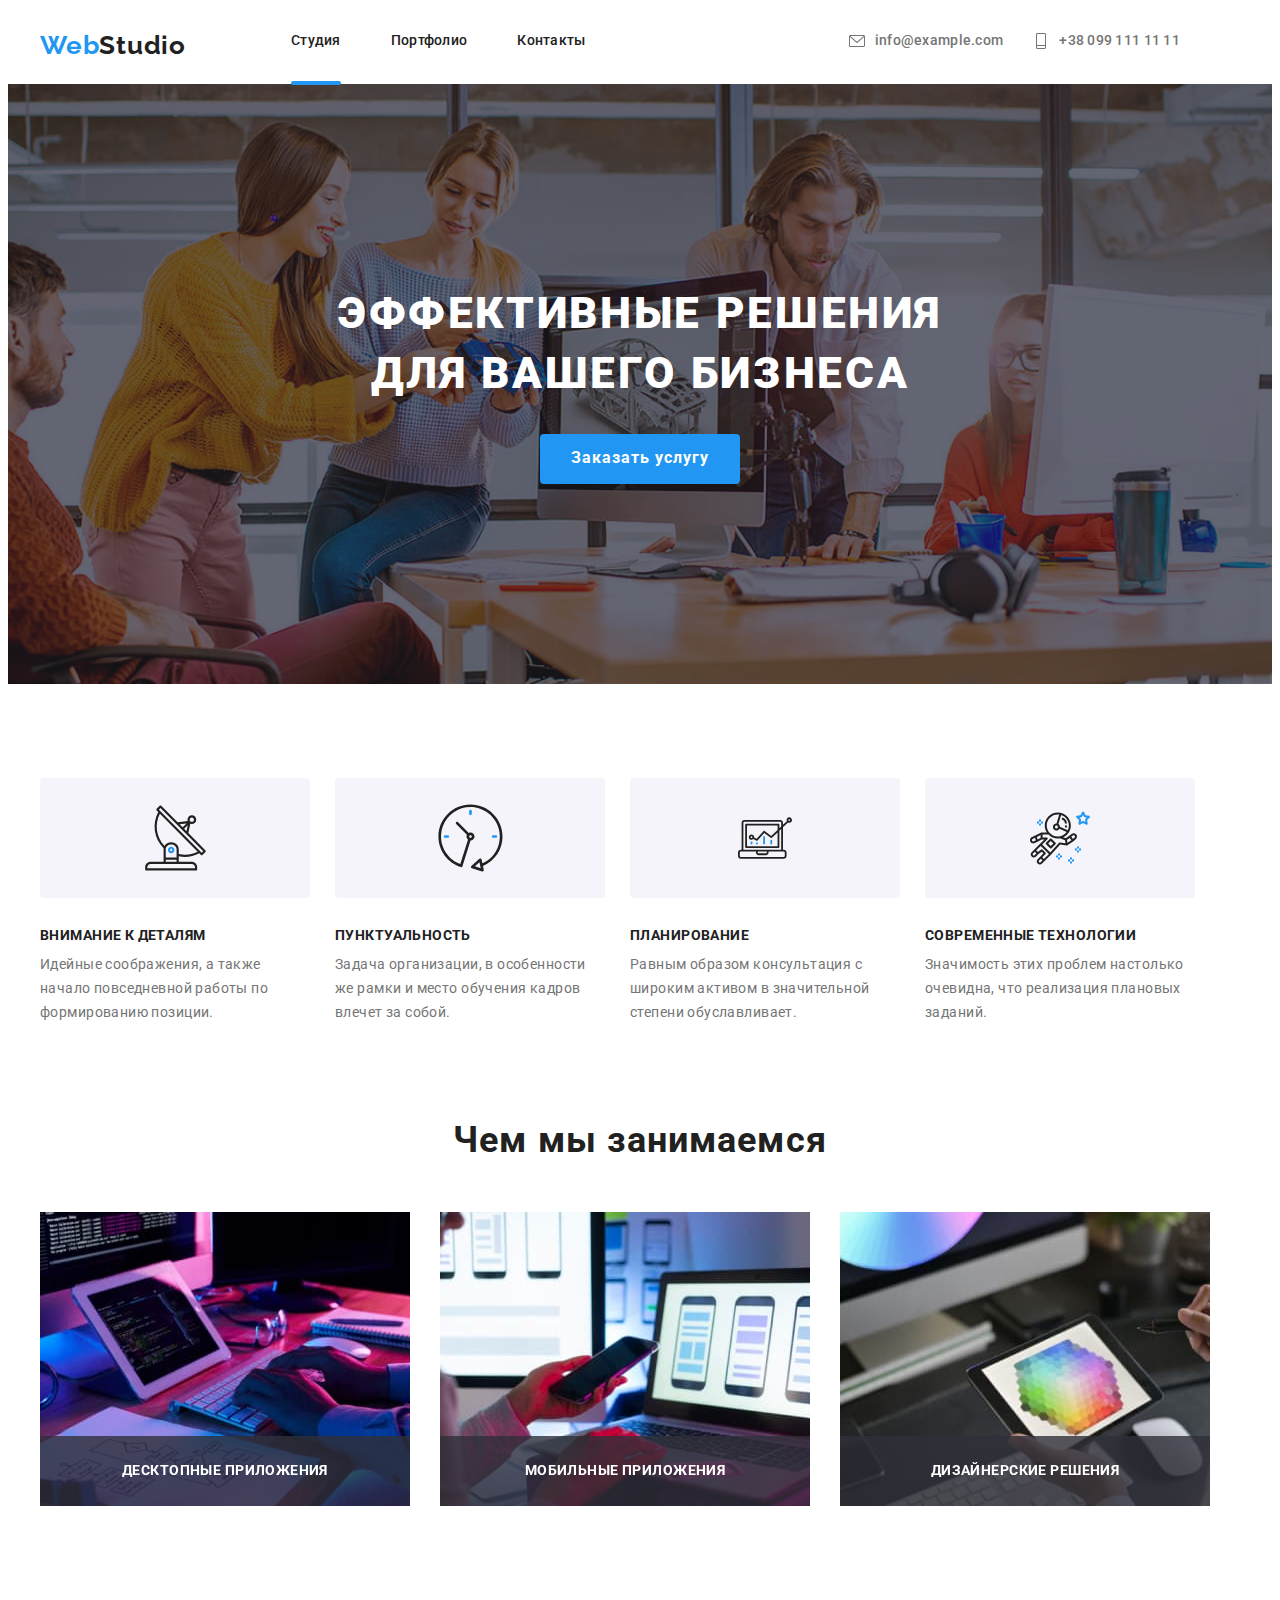
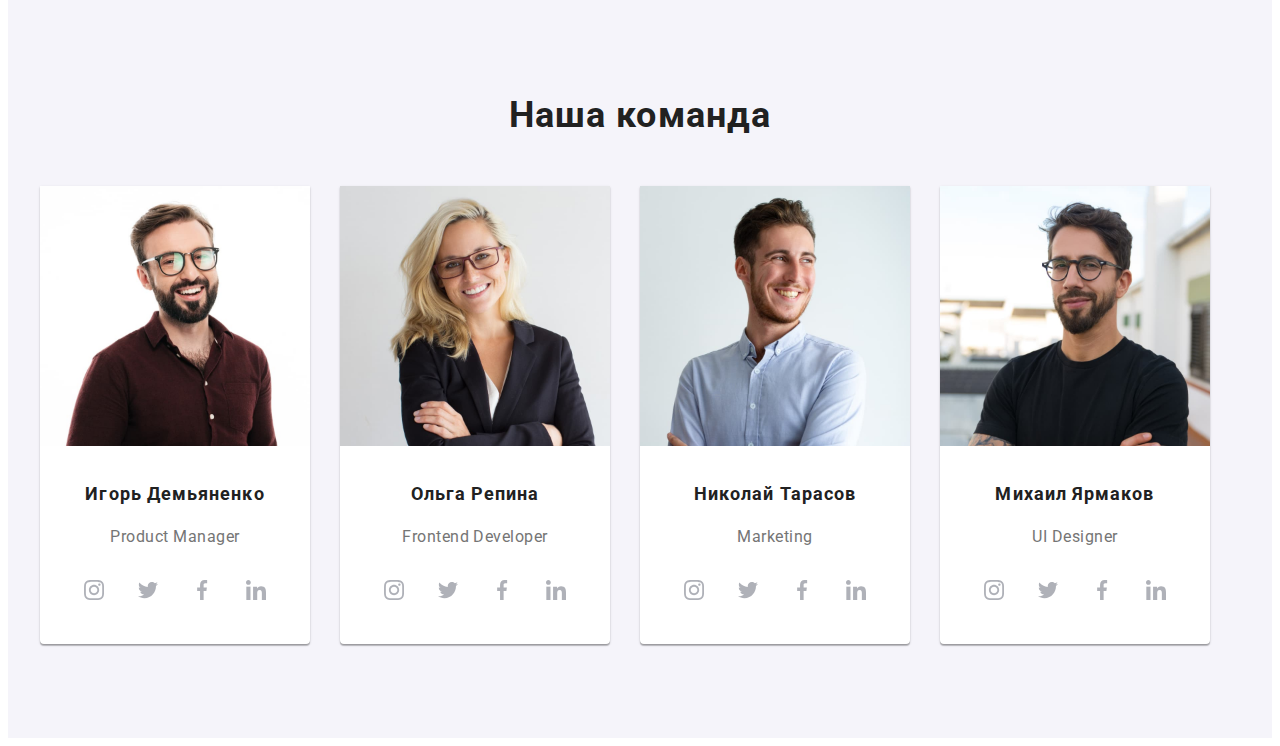
<file: index.html>
<!DOCTYPE html>
<html lang="ru">
<head>
   <meta charset="UTF-8">
   <meta name="viewport" content="width=device-width, initial-scale=1.0">
   <title>WebStudio</title>
   <link rel="preconnect" href="https://fonts.googleapis.com">
<link rel="preconnect" href="https://fonts.gstatic.com" crossorigin>
<link href="https://fonts.googleapis.com/css2?family=Raleway:wght@700&family=Roboto:wght@400;500;700;900&display=swap" rel="stylesheet">
<link rel="stylesheet" href="https://cdnjs.cloudflare.com/ajax/libs/modern-normalize/1.1.0/modern-normalize.min.css" integrity="sha512-wpPYUAdjBVSE4KJnH1VR1HeZfpl1ub8YT/NKx4PuQ5NmX2tKuGu6U/JRp5y+Y8XG2tV+wKQpNHVUX03MfMFn9Q==" crossorigin="anonymous" referrerpolicy="no-referrer" />   
<link rel="stylesheet" href="./css/main.min.css">
</head>

<body>
   
   <header class="header">
      <nav class="container main-nav">
            <a href="./index.html" class="logo">Web<span>Studio</span>
            </a>

            <button class="menu-button is-open" type="button"
             data-menu-button aria-controls="menu-container">
               <svg width="25px" height="25px"
               aria-label="Переключатель мобильного меню">
                  <use class="icon-menu" href="./images/icons.svg#icon-menu"></use>
                  <use class="icon-close" href="./images/icons.svg#icon-close"></use>
               </svg>
            </button>

            <div class="menu-container container" id="menu-container" data-menu>
               <ul class="site-nav list">
                  <li class="site-nav__item"><a class="link current" href="./index.html">Студия</a></li>
                   <li class="site-nav__item"><a class="link" href="./portfolio.html">Портфолио</a></li>
                   <li class="site-nav__item"><a class="link" href="">Контакты</a></li>
                </ul>
              
              <div class="contact">
               
               <a class="contact__link" href="mailto:info@example.com">
                  <svg class="contact__icon" width="16px" height="16px">
                  <use href="./images/icons.svg#icon-envelope">
                  </use>
               </svg>info@example.com</a>
         
               
         
               <a class="contact__link" href="tel:+380991111111">
                  <svg class="contact__icon" width="16px" height="16px">
                  <use href="./images/icons.svg#icon-vector"></use>
               </svg>
               +38 099 111 11 11
            </a>
               
              </div> 
            </div>

        
   </nav>
   </header>
   
   <main>
       <!-- Hero section-->

      <section class="hero section">
         <div class="hero__container">
         <h1 class="hero__title">Эффективные решения для вашего бизнеса</h1>
         <button type="button" data-modal-open class="hero__button">Заказать услугу</button>
         </div>
      </section>

      <!-- Modal -->

      <div class="backdrop is-hidden" data-modal>
         <div class="modal">
<button data-modal-close class="modal__close">
   <svg class="modal__svg" width="11px" height="11px">
      <use href="./images/icons.svg#icon-close"></use>
   </svg>
</button>
<p class="modal__title">Оставьте свои данные, мы вам перезвоним</p>

<form class="form-call">

   <div class="form-call__field">
   <label class="form-call__label" for="name">Имя</label>
   <input class="form-call__input" type="text" name="name" id="name">
   <svg class="form-call__svg" width="16px" height="16px">
      <use href="./images/icons.svg#icon-person"></use>
   </svg>
</div>

   <div class="form-call__field">
   <label class="form-call__label" for="tel">Телефон</label>
   <input class="form-call__input" type="text" name="name" id="tel">
   <svg class="form-call__svg" width="16px" height="16px">
      <use href="./images/icons.svg#icon-phone"></use>
   </svg>
</div>

   <div class="form-call__field">
   <label class="form-call__label" for="email">Почта</label>
   <input class="form-call__input" type="text" name="name" id="email">
   <svg class="form-call__svg" width="16px" height="16px">
      <use href="./images/icons.svg#icon-email"></use>
   </svg>
</div>

   <label class="form-call__label" for="comment">Комментарий</label>
   <textarea rows="8" class="form-call__input comment" name="comment" id="comment" placeholder="Введите текст">

   </textarea>

  
   <label class="subcribe-label">
      <input class="subcribe-label__checkbox" type="checkbox" name="topic">
      <span class="subcribe-label__icon"></span>
      Соглашаюсь с рассылкой и принимаю Условия договора
   </label>


   <button type="submit" class="subcribe-label__button">Отправить</button>
</form>


         </div>
      </div>


       <!-- Work section-->
   <section class="section-work section">
      <div class="container">

      <ul class="list-work list">
         <li>
            <div class="list-work__icon">
            <svg width="65" height="70">
               <use href="./images/icons.svg#icon-antenna"></use>
            </svg>
            </div>
            <h3 class="list-work__title">Внимание к деталям</h3>
         <p class="list-work__description">Идейные соображения, а также начало повседневной работы по формированию позиции.</p>
      </li>
      <li>
         <div class="list-work__icon">
         <svg width="67" height="70">
            <use href="./images/icons.svg#icon-clock"></use>
         </svg>
      </div>
         <h3 class="list-work__title">Пунктуальность</h3>
        <p class="list-work__description">Задача организации, в особенности же рамки и место обучения кадров влечет за собой.</p>
   </li>
   <li>
      <div class="list-work__icon">
      <svg width="70" height="54">
         <use href="./images/icons.svg#icon-diagram"></use>
      </svg>
   </div>
        <h3 class="list-work__title">Планирование</h3>
       <p class="list-work__description">Равным образом консультация с широким активом в значительной степени обуславливает.</p>
  </li>
  <li>
   <div class="list-work__icon">
   <svg width="70" height="60">
      <use href="./images/icons.svg#icon-astronaut"></use>
   </svg>
</div>
       <h3 class="list-work__title">Современные технологии</h3>
      <p class="list-work__description">Значимость этих проблем настолько очевидна, что реализация плановых заданий.</p>
  </li>
      </ul>
      
      </div>
   </section>

    <!-- Examples work section-->

   <section class="section-do">
      <div class="container">
      <h2 class="section-do__title title">Чем мы занимаемся</h2>
<ul class="section-do__list list">
   <li class="section-do__item">
      <div class="section-do__thumb">     
          <img src="./images/img1.jpg" alt="Компьютер" width="370">
          <p class="section-do__text">Десктопные приложения</p>
      </div>
      
   </li>
   <li class="section-do__item">
      <div class="section-do__thumb">     
         <img src="./images/img2.jpg" alt="Компьютер" width="370">
         <p class="section-do__text">Мобильные приложения</p>
     </div>
   </li>
   <li class="section-do__item">
      <div class="section-do__thumb">     
         <img src="./images/img3.jpg" alt="Компьютер" width="370">
         <p class="section-do__text">Дизайнерские решения</p>
     </div>
   </li>
</ul>
</div>
   </section>

    <!-- Team section-->

   <section class="section-team section">
      <div class="container">
      <h2 class="section-team__title title">Наша команда</h2>

      <ul class="section-team__list list">

          <!-- First card -->

          <li class="section-team__item">
            <img src="./images/team1.jpg" alt="Дизайнер" width="270">
            <div class="section-team__wrap">
            <h3 class="section-team__name">Игорь Демьяненко</h3>
            <p class="section-team__description">Product Manager</p>
            </div>

            <ul class="social-team">
               <li class="social-team__item">
                  <a class="social-team__link" href="#">
                  <svg class="social-team__icon">
                     <use href="./images/icons.svg#icon-instagram"></use>
                  </svg>
               </a>
               </li>
               <li class="social-team__item">
                  <a class="social-team__link" href="#">
                  <svg class="social-team__icon">
                     <use href="./images/icons.svg#icon-twitter-1"></use>
                  </svg>
                  </a>
               </li>
               <li class="social-team__item">
                  <a class="social-team__link" href="#">
                  <svg class="social-team__icon">
                     <use href="./images/icons.svg#icon-facebook"></use>
                  </svg>
                  </a>
               </li>
               <li class="social-team__item">
                  <a class="social-team__link" href="#">
                  <svg class="social-team__icon">
                     <use href="./images/icons.svg#icon-linkedin"></use>
                  </svg>
                  </a>
               </li>
            </ul>

         </li>
         <li class="section-team__item">
            <img src="./images/team2.jpg" alt="Разработчик" width="270">
            <div class="section-team__wrap">
            <h3 class="section-team__name">Ольга Репина</h3>
            <p class="section-team__description">Frontend Developer</p>
         </div>

         <ul class="social-team">
            <li class="social-team__item">
               <a class="social-team__link" href="#">
               <svg class="social-team__icon">
                  <use href="./images/icons.svg#icon-instagram"></use>
               </svg>
            </a>
            </li>
            <li class="social-team__item">
               <a class="social-team__link" href="#">
               <svg class="social-team__icon">
                  <use href="./images/icons.svg#icon-twitter-1"></use>
               </svg>
               </a>
            </li>
            <li class="social-team__item">
               <a class="social-team__link" href="#">
               <svg class="social-team__icon">
                  <use href="./images/icons.svg#icon-facebook"></use>
               </svg>
               </a>
            </li>
            <li class="social-team__item">
               <a class="social-team__link" href="#">
               <svg class="social-team__icon">
                  <use href="./images/icons.svg#icon-linkedin"></use>
               </svg>
               </a>
            </li>
         </ul>

         </li>
         <li class="section-team__item">
            <img src="./images/team3.jpg" alt="Маркетолог" width="270">
            <div class="section-team__wrap">
            <h3 class="section-team__name">Николай Тарасов</h3>
            <p class="section-team__description">Marketing</p>
         </div>

         <ul class="social-team">
            <li class="social-team__item">
               <a class="social-team__link" href="#">
               <svg class="social-team__icon">
                  <use href="./images/icons.svg#icon-instagram"></use>
               </svg>
            </a>
            </li>
            <li class="social-team__item">
               <a class="social-team__link" href="#">
               <svg class="social-team__icon">
                  <use href="./images/icons.svg#icon-twitter-1"></use>
               </svg>
               </a>
            </li>
            <li class="social-team__item">
               <a class="social-team__link" href="#">
               <svg class="social-team__icon">
                  <use href="./images/icons.svg#icon-facebook"></use>
               </svg>
               </a>
            </li>
            <li class="social-team__item">
               <a class="social-team__link" href="#">
               <svg class="social-team__icon">
                  <use href="./images/icons.svg#icon-linkedin"></use>
               </svg>
               </a>
            </li>
         </ul>

         </li>
         <li class="section-team__item">
            <img src="./images/team4.jpg" alt="Дизайнер интерфейсов" width="270">
            <div class="section-team__wrap">
            <h3 class="section-team__name">Михаил Ярмаков</h3>
            <p class="section-team__description">UI Designer</p>
         </div>

         <ul class="social-team">
            <li class="social-team__item">
               <a class="social-team__link" href="#">
               <svg class="social-team__icon">
                  <use href="./images/icons.svg#icon-instagram"></use>
               </svg>
            </a>
            </li>
            <li class="social-team__item">
               <a class="social-team__link" href="#">
               <svg class="social-team__icon">
                  <use href="./images/icons.svg#icon-twitter-1"></use>
               </svg>
               </a>
            </li>
            <li class="social-team__item">
               <a class="social-team__link" href="#">
               <svg class="social-team__icon">
                  <use href="./images/icons.svg#icon-facebook"></use>
               </svg>
               </a>
            </li>
            <li class="social-team__item">
               <a class="social-team__link" href="#">
               <svg class="social-team__icon">
                  <use href="./images/icons.svg#icon-linkedin"></use>
               </svg>
               </a>
            </li>
         </ul>

         </li>
      </ul>
      </div>
   </section>

   <!-- Clients -->

   <!-- <section class="clients">
      <div class="container">

         <h2 class="clients__title title">Постоянные клиенты</h2>

         <ul class="clients__list">
            <li class="clients__item">
               <a href="#" class="clients__link">
                  <svg class="clients__icon" >
                  <use href="./images/icons.svg#icon-logo">
                  </use>
               </svg>
            </a>
            </li>
            <li class="clients__item">
               <a href="#" class="clients__link">
                  <svg class="clients__icon">
                  <use href="./images/icons.svg#icon-logo-1">
                  </use>
               </svg>
            </a>
            </li>
            <li class="clients__item">
               <a href="#" class="clients__link">
                  <svg class="clients__icon">
                  <use href="./images/icons.svg#icon-logo-2">
                  </use>
               </svg>
            </a>
            </li>
            <li class="clients__item">
               <a href="#" class="clients__link">
                  <svg class="clients__icon">
                  <use href="./images/icons.svg#icon-logo-3">
                  </use>
               </svg>
            </a>
            </li>
            <li class="clients__item">
               <a href="#" class="clients__link">
                  <svg class="clients__icon">
                  <use href="./images/icons.svg#icon-logo-4">
                  </use>
               </svg>
            </a>
            </li>
            <li class="clients__item">
               <a href="#" class="clients__link">
                  <svg class="clients__icon">
                  <use href="./images/icons.svg#icon-logo-5">
                  </use>
               </svg>
            </a>
            </li>
         </ul>
      </div>
   </section>
   </main> -->

    <!-- Footer Ooo-->

   <!-- <footer class="footer">

      <div class="container">
      <div class="footer__wrap">
      <a href="" class="footer__logo logo">Web<span>Studio</span></a>
      <div>
         <p class="footer__adress">г. Киев, пр-т Леси Украинки, 26</p>
         <a class="footer__link" href="mailto:info@example.com">info@example.com</a><br />
         <a class="footer__link" href="tel:+380991111111">+38 099 111 11 11</a>
      </div>
      </div> -->

      <!-- Socials -->

<!-- <div class="footer-socials">
   <p class="footer-socials__title">Присоединяйтесь</p>

   <ul class="footer-socials__list">

      <li class="social-footer__item">
         <a class="social-footer__link" href="#">
         <svg class="social-footer__icon" width="20" height="20">
            <use href="./images/icons.svg#icon-instagram"></use>
         </svg>
      </a>

      </li>
      <li class="social-footer__item">
         <a class="social-footer__link" href="#">
         <svg class="social-footer__icon" width="20" height="20">
            <use href="./images/icons.svg#icon-twitter-1"></use>
         </svg>
         </a>
      </li>

      <li class="social-footer__item">
         <a class="social-footer__link" href="#">
         <svg class="social-footer__icon" width="20" height="20">
            <use href="./images/icons.svg#icon-facebook"></use>
         </svg>
         </a>
      </li>

      <li class="social-footer__item">
         <a class="social-footer__link" href="#">
         <svg class="social-footer__icon" width="20" height="20">
            <use href="./images/icons.svg#icon-linkedin"></use>
         </svg>
         </a>
      </li>

   </ul>

</div>

<div class="footer-subscribe">

<p class="footer-socials__title">Подпишитесь на рассылку</p>

<div class="footer-subscribe__wrap">
   <form>
      <input type="email" class="email" name="email" placeholder="E-mail">
      <label id="email"></label>
   <button type="submit" class="footer-subscribe__btn">Подписаться
      <svg class="footer-subscribe__icon" width="24" height="24">
         <use href="./images/icons.svg#icon-send"></use>
      </svg>
   </button>
</form>
</div>
</div>

      </div>
   </footer> -->

  
    <script src="js/mobile-menu.js"></script>
    <script src="./js/modal.js"></script>
</body>
</html>
</file>
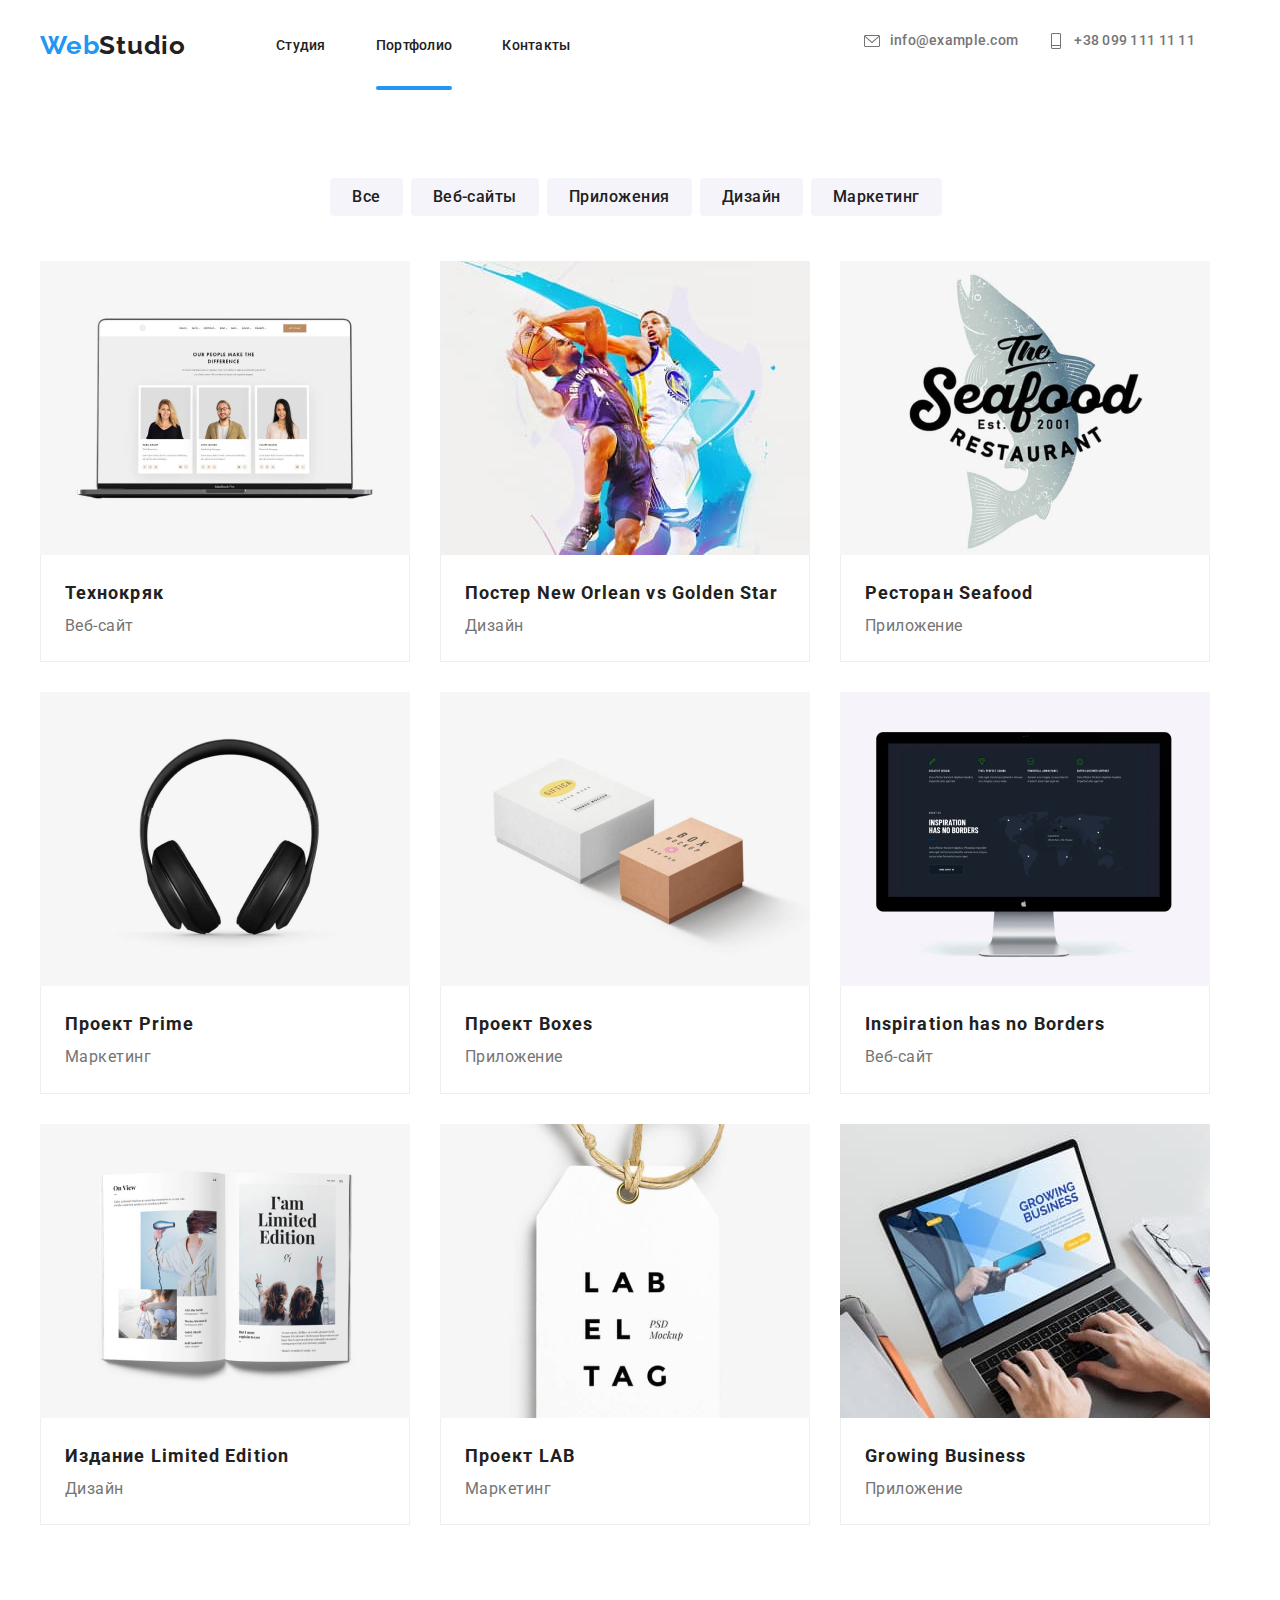
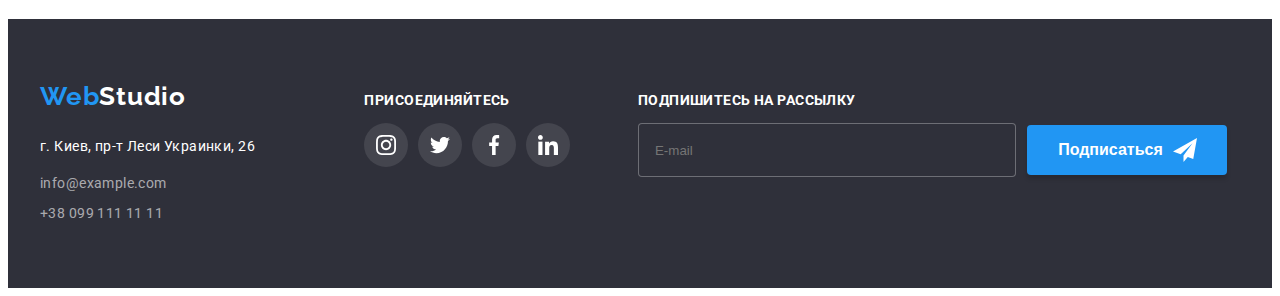
<file: portfolio.html>
<!DOCTYPE html>
<html lang="ru">
<head>
   <meta charset="UTF-8">
   <meta name="viewport" content="width=device-width, initial-scale=1.0">
   <title>Document</title>
   <link rel="preconnect" href="https://fonts.googleapis.com">
   <link rel="preconnect" href="https://fonts.gstatic.com" crossorigin>
   <link href="https://fonts.googleapis.com/css2?family=Raleway:wght@700&family=Roboto:wght@400;500;700;900&display=swap" rel="stylesheet">
   <link rel="stylesheet" href="https://cdnjs.cloudflare.com/ajax/libs/modern-normalize/1.1.0/modern-normalize.min.css" integrity="sha512-wpPYUAdjBVSE4KJnH1VR1HeZfpl1ub8YT/NKx4PuQ5NmX2tKuGu6U/JRp5y+Y8XG2tV+wKQpNHVUX03MfMFn9Q==" crossorigin="anonymous" referrerpolicy="no-referrer" />
   <link rel="stylesheet" href="./css/portfolio.min.css">
   <link rel="stylesheet" href="./css/main.min.css">
</head>
<body>

    <header class="header">
        <nav class="container main-nav">
              <a href="./index.html" class="logo">Web<span>Studio</span>
              </a>
          <ul class="site-nav list">
            <li class="site-nav__item"><a class="link" href="./index.html">Студия</a></li>
            <li class="site-nav__item"><a class="link current" href="./portfolio.html">Портфолио</a></li>
            <li class="site-nav__item"><a class="link" href="">Контакты</a></li>
         </ul>
       
       <div class="contact">
        
        <a class="contact__link" href="mailto:info@example.com">
           <svg class="contact__icon" width="16px" height="16px">
           <use href="./images/icons.svg#icon-envelope">
           </use>
        </svg>info@example.com</a>
  
        
  
        <a class="contact__link" href="tel:+380991111111">
           <svg class="contact__icon" width="16px" height="16px">
           <use href="./images/icons.svg#icon-vector"></use>
        </svg>
        +38 099 111 11 11
     </a>
        
       </div> 
     </nav>
     </header>
   
<main>
    <section class="section">
        <div class="container">

        <h1 class="section examples-title">Примеры работ</h1>

        <ul class="button-list list">
            <li><button class="button-bt" type="button">Все</button></li>
            <li><button class="button-bt" type="button">Веб-сайты</button></li>
            <li><button class="button-bt" type="button">Приложения</button></li>
            <li><button class="button-bt" type="button">Дизайн</button></li>
            <li><button class="button-bt" type="button">Маркетинг</button></li>
        </ul>


        <ul class="main-list list">
            <li class="main-item">
                <div class="main-thumb">
                <img src="./images/port1.jpg" alt="Веб-сайт" width="370">
                <p class="main-descr">Технокряк это современная площадка распространения коронавируса. Компании используют эту платформу для цифрового шпионажа и атак на защищённые сервера конкурентов.</p>
            </div>
                <div class="main-wrap">
                <h2>Технокряк</h2>
                <p class="list-description">Веб-сайт</p>
            </div>
            </li>
            <li class="main-item">
                   <div class="main-thumb">
                <img src="./images/port2.jpg" alt="Дизайн" width="370">
                <p class="main-descr">Технокряк это современная площадка распространения коронавируса. Компании используют эту платформу для цифрового шпионажа и атак на защищённые сервера конкурентов.</p>
            </div>
                <div class="main-wrap">
                <h2>Постер New Orlean vs Golden Star</h2>
                <p class="list-description">Дизайн</p>
            </div>
            </li>
            <li class="main-item">
                   <div class="main-thumb">
                <img src="./images/port3.jpg" alt="Приложение" width="370">
                <p class="main-descr">Технокряк это современная площадка распространения коронавируса. Компании используют эту платформу для цифрового шпионажа и атак на защищённые сервера конкурентов.</p>
            </div>
                <div class="main-wrap">
                <h2>Ресторан Seafood</h2>
                <p class="list-description">Приложение</p>
            </div>
            </li>
            <li class="main-item">
                   <div class="main-thumb">
                <img src="./images/port4.jpg" alt="Маркетинг" width="370">
                <p class="main-descr">Технокряк это современная площадка распространения коронавируса. Компании используют эту платформу для цифрового шпионажа и атак на защищённые сервера конкурентов.</p>
            </div>
                <div class="main-wrap">
                <h2>Проект Prime</h2>
                <p class="list-description">Маркетинг</p>
            </div>
            </li>
            <li class="main-item">
                   <div class="main-thumb">
                <img src="./images/port5.jpg" alt="Приложение" width="370">
                <p class="main-descr">Технокряк это современная площадка распространения коронавируса. Компании используют эту платформу для цифрового шпионажа и атак на защищённые сервера конкурентов.</p>
            </div>
                <div class="main-wrap">
                <h2>Проект Boxes</h2>
                <p class="list-description">Приложение</p>
            </div>
            </li>
            <li class="main-item">
                   <div class="main-thumb">
                <img src="./images/port6.jpg" alt="Веб-сайт" width="370">
                <p class="main-descr">Технокряк это современная площадка распространения коронавируса. Компании используют эту платформу для цифрового шпионажа и атак на защищённые сервера конкурентов.</p>
            </div>
                <div class="main-wrap">
                <h2>Inspiration has no Borders</h2>
                <p class="list-description">Веб-сайт</p>
            </div>
            </li>
            <li class="main-item">
                   <div class="main-thumb">
                <img src="./images/port7.jpg" alt="Дизайн" width="370">
                <p class="main-descr">Технокряк это современная площадка распространения коронавируса. Компании используют эту платформу для цифрового шпионажа и атак на защищённые сервера конкурентов.</p>
            </div>
                <div class="main-wrap">
                <h2>Издание Limited Edition</h2>
                <p class="list-description">Дизайн</p>
            </div>
            </li>
            <li class="main-item">
                   <div class="main-thumb">
                <img src="./images/port8.jpg" alt="Маркетинг" width="370">
                <p class="main-descr">Технокряк это современная площадка распространения коронавируса. Компании используют эту платформу для цифрового шпионажа и атак на защищённые сервера конкурентов.</p>
            </div>
                <div class="main-wrap">
                <h2>Проект LAB</h2>
                <p class="list-description">Маркетинг</p>
            </div>
            </li>
            <li class="main-item">
                   <div class="main-thumb">
                <img src="./images/port9.jpg" alt="Приложение" width="370">
                <p class="main-descr">Технокряк это современная площадка распространения коронавируса. Компании используют эту платформу для цифрового шпионажа и атак на защищённые сервера конкурентов.</p>
            </div>
                <div class="main-wrap">
                <h2>Growing Business</h2>
                <p class="list-description">Приложение</p>
            </div>
            </li>
        </ul>
        </div>
    </section>
</main>

  
    <!-- Footer Ooo-->

    <footer class="footer">

        <div class="container">
        <div class="footer__wrap">
        <a href="" class="footer__logo logo">Web<span>Studio</span></a>
        <div>
           <p class="footer__adress">г. Киев, пр-т Леси Украинки, 26</p>
           <a class="footer__link" href="mailto:info@example.com">info@example.com</a><br />
           <a class="footer__link" href="tel:+380991111111">+38 099 111 11 11</a>
        </div>
        </div>
  
        <!-- Socials -->
  
  <div class="footer-socials">
     <p class="footer-socials__title">Присоединяйтесь</p>
  
     <ul class="footer-socials__list">
  
        <li class="social-footer__item">
           <a class="social-footer__link" href="#">
           <svg class="social-footer__icon" width="20" height="20">
              <use href="./images/icons.svg#icon-instagram"></use>
           </svg>
        </a>
  
        </li>
        <li class="social-footer__item">
           <a class="social-footer__link" href="#">
           <svg class="social-footer__icon" width="20" height="20">
              <use href="./images/icons.svg#icon-twitter-1"></use>
           </svg>
           </a>
        </li>
  
        <li class="social-footer__item">
           <a class="social-footer__link" href="#">
           <svg class="social-footer__icon" width="20" height="20">
              <use href="./images/icons.svg#icon-facebook"></use>
           </svg>
           </a>
        </li>
  
        <li class="social-footer__item">
           <a class="social-footer__link" href="#">
           <svg class="social-footer__icon" width="20" height="20">
              <use href="./images/icons.svg#icon-linkedin"></use>
           </svg>
           </a>
        </li>
  
     </ul>
  
  </div>
  
  <div class="footer-subscribe">
  
  <p class="footer-socials__title">Подпишитесь на рассылку</p>
  
  <div class="footer-subscribe__wrap">
     <form>
        <input type="email" class="email" name="email" placeholder="E-mail">
        <label id="email"></label>
     <button type="submit" class="footer-subscribe__btn">Подписаться
        <svg class="footer-subscribe__icon" width="24" height="24">
           <use href="./images/icons.svg#icon-send"></use>
        </svg>
     </button>
  </form>
  </div>
  </div>
  
        </div>
     </footer>
     <script src="./js/mobile-menu.js"></script>
     <script src="./js/modal.js"></script>
  </body>
  </html>
</file>
<file: css/main.min.css>
body{color:#757575;font-family:'Roboto', sans-serif;font-size:16px;line-height:1.87;letter-spacing:0.03em;text-align:left}.section{padding-top:60px;padding-bottom:60px}@media screen and (min-width: 1200px){.section{padding-top:94px;padding-bottom:94px}}ul{margin:0;padding:0;list-style:none}img{display:block}h1,h2,h3,h4,h5,h6{color:#212121;margin:0;font-size:18px;font-weight:700;line-height:2;letter-spacing:0.06em}.list{list-style:none}.title{font-size:28px;font-weight:700;line-height:1.18;letter-spacing:0.03em;text-align:center}@media screen and (min-width: 1200px){.title{font-size:36px}}.header{position:relative;border-bottom:1px solid #ECECEC;padding-top:20px;padding-bottom:20px;border:0}.container{padding-left:15px;padding-right:15px;margin-left:auto;margin-right:auto}@media screen and (min-width: 480px){.container{width:480px}}@media screen and (min-width: 768px){.container{width:768px}}@media screen and (min-width: 1200px){.container{width:1200px;margin-left:auto;margin-right:auto}}.main-nav{align-items:center}@media screen and (min-width: 768px){.main-nav{display:flex}}.menu-button{display:inline-flex;position:absolute;top:22px;right:28px;padding:0;margin:0;border:none;background-color:transparent}@media screen and (min-width: 768px){.menu-button{display:none}}.menu-button .icon-menu{display:none}.menu-button.is-open .icon-menu{display:block}.menu-button.is-open .icon-close{display:none}.menu-container{left:0;top:100%;background-color:#fff;font-size:20px}.menu-container.is-open{display:block}@media screen and (max-width: 767px){.menu-container{position:absolute;display:none;width:100vw;height:100vh}}@media screen and (min-width: 768px){.menu-container{display:flex;justify-content:space-between}}@media screen and (min-width: 768px){.site-nav{display:flex}}.site-nav .link:hover,.site-nav .link:focus{color:#2196F3;transition:color 250ms cubic-bezier(0.4, 0, 0.2, 1)}.site-nav .link{display:block;font-weight:500;font-size:14px;line-height:1.14;letter-spacing:0.02em;color:#212121;text-decoration:none}@media screen and (max-width: 767px){.site-nav .link{margin-top:35px}}.site-nav__item{margin-right:50px}.site-nav__item:last-child{margin-right:0}.current{position:relative}.current::after{display:inline-block;position:absolute;content:"";width:100%;height:4px;background-color:#2196F3;bottom:-36px;left:0;border-radius:2px}@media screen and (max-width: 767px){.current::after{display:none}}.logo{font-family:'Raleway', sans-serif;color:#2196F3;font-size:26px;font-weight:700;line-height:1.19;letter-spacing:0.03em;text-align:left;text-decoration:none}.logo>span{color:#212121;font-size:26px;line-height:1.38;letter-spacing:0.03em;margin-right:90px}.logo{font-family:'Raleway', sans-serif;color:#2196F3;font-size:26px;font-weight:700;line-height:1.19;letter-spacing:0.03em;text-align:left;text-decoration:none}.logo>span{color:#212121;font-size:26px;line-height:1.38;letter-spacing:0.03em;margin-right:90px}.contact__link{margin-right:30px}.contact{margin-left:auto}@media screen and (min-width: 1200px){.contact{display:flex;margin-right:15px}}@media screen and (max-width: 767px){.contact{margin-bottom:64px;margin-right:15px}}.contact__link{display:flex;color:#757575;font-weight:500;font-size:14px;line-height:1.14;letter-spacing:0.02em;text-decoration:none;align-items:center}@media screen and (min-width: 768px){.contact__link{margin-bottom:10px}}.contact__link:hover,.contact__link:focus{color:#2196F3;transition:color 250ms cubic-bezier(0.4, 0, 0.2, 1)}.contact__link:first-child{margin-right:30px}.contact__link:hover .contact__icon,.contact__link:focus .contact__icon{fill:#2196F3;transition:fill 250ms cubic-bezier(0.4, 0, 0.2, 1)}.contact__icon{fill:#757575;margin-right:10px}.hero{background-image:linear-gradient(to right, rgba(47,48,58,0.4), rgba(47,48,58,0.4)),url(../images/hero-mobile.jpg);background-repeat:no-repeat;background-position:center;background-size:cover;padding-top:118px;padding-bottom:118px;margin-left:auto;margin-right:auto}@media screen and (min-width: 1200px){.hero{padding-top:200px;padding-bottom:200px;max-width:1600px}}@media (min-device-pixel-ratio: 2), (min-resolution: 192dpi), (min-resolution: 2dppx){.hero{background-image:linear-gradient(rgba(47,48,58,0.4), rgba(47,48,58,0.4)),url("../images/hero-mobile@2x.jpg")}}@media screen and (min-width: 481px){.hero{background-image:linear-gradient(rgba(47,48,58,0.4), rgba(47,48,58,0.4)),url("../images/hero-tablet.jpg")}}@media screen and (min-width: 481px) and (min-device-pixel-ratio: 2), screen and (min-width: 481px) and (min-resolution: 192dpi), screen and (min-width: 481px) and (min-resolution: 2dppx){.hero{background-image:linear-gradient(rgba(47,48,58,0.4), rgba(47,48,58,0.4)),url("../images/hero-tablet@2x.jpg")}}@media screen and (min-width: 769px){.hero{background-image:linear-gradient(rgba(47,48,58,0.4), rgba(47,48,58,0.4)),url("../images/hero.jpg")}}@media screen and (min-width: 769px) and (min-device-pixel-ratio: 2), screen and (min-width: 769px) and (min-resolution: 192dpi), screen and (min-width: 769px) and (min-resolution: 2dppx){.hero{background-image:linear-gradient(rgba(47,48,58,0.4), rgba(47,48,58,0.4)),url("../images/hero@2x.jpg")}}.hero__container{text-align:center;margin-left:auto;margin-right:auto}@media screen and (max-width: 1199px){.hero__container{width:320px}}@media screen and (min-width: 1200px){.hero__container{width:696px}}.hero__title{font-size:26px;line-height:1.61;color:#fff;font-weight:900;text-transform:uppercase;letter-spacing:0.06em;text-align:center;margin-bottom:30px}@media screen and (min-width: 1200px){.hero__title{font-size:44px;line-height:1.36}}.hero__button{color:#fff;background-color:#2196F3;font-family:'Roboto', sans-serif;width:200px;height:50px;border-radius:4px;padding:0;border:0;font-size:16px;font-style:normal;font-weight:700;line-height:1.88;letter-spacing:0.06em;text-align:center;cursor:pointer}.backdrop{position:fixed;width:100%;height:100%;background-color:rgba(0,0,0,0.2);top:0;left:0;opacity:1;transition:opacity 250ms cubic-bezier(0.4, 0, 0.2, 1)}.backdrop.is-hidden{opacity:0;pointer-events:none}.modal{position:absolute;background-color:#fff;top:50%;left:50%;transform:translate(-50%, -50%);box-shadow:0px 1px 3px rgba(0,0,0,0.12),0px 1px 1px rgba(0,0,0,0.14),0px 2px 1px rgba(0,0,0,0.2);border-radius:4px;translate:transform 250ms cubic-bezier(0.4, 0, 0.2, 1)}@media screen and (max-width: 1199px){.modal{max-width:450px;width:100%;height:609px}}@media screen and (min-width: 1200px){.modal{width:528px;height:581px}}.modal__close{display:flex;margin-top:8px;margin-right:8px;margin-left:auto;border:1px solid rgba(0,0,0,0.1);border-radius:50%;background-color:transparent;width:30px;height:30px;cursor:pointer;align-items:center;justify-content:center}.modal__close:hover .modal__svg{fill:#2196F3}.modal__svg{fill:#212121;transition:fill 250ms cubic-bezier(0.4, 0, 0.2, 1)}.form-call__field{position:relative}.form-call{padding-left:41px;padding-right:39px;padding-bottom:40px}.form-call__label{font-size:12px;line-height:1.17;margin-bottom:4px}.form-call__input{border-radius:4px;display:block;width:100%;height:40px;border:1px solid rgba(33,33,33,0.2);padding-left:42px;resize:vertical}.form-call__input:hover+.form-call__svg{fill:var(--accent-color)}.form-call__input.comment{padding-left:16px;margin-bottom:20px;height:120px;resize:none}.form-call__svg{position:absolute;top:41px;left:15px}.subcribe-label__icon{display:inline-block;width:16px;height:15px;border:2px solid #212121;border-radius:2px;margin-right:8px}.subcribe-label__checkbox{appearance:none}.subcribe-label__checkbox:checked+.subcribe-label__icon{background-color:#2196F3;background-image:url(../images/send.svg);background-size:contain;border-color:transparent;background-repeat:no-repeat}.subcribe-label__button{margin-left:auto;margin-right:auto;display:inline-flex;justify-content:center;align-items:center;padding:0;cursor:pointer;width:200px;height:50px;background-color:#2196F3;box-shadow:0px 4px 4px rgba(0,0,0,0.15);border-radius:4px;border-color:transparent;font-size:16px;font-weight:700;line-height:1.88;color:#fff}.subcribe-label{display:flex;align-items:center;font-size:14px;margin-left:52px;margin-bottom:30px}.modal__title{margin:0;font-size:20px;line-height:1.17;font-weight:700;text-align:center;color:#212121}.list-work__icon{display:flex;min-height:120px;background-color:#F5F4FA;justify-content:center;align-items:center;border-radius:4px;margin-bottom:30px}@media screen and (max-width: 767px){.list-work__icon{margin-top:30px}}.section-work{padding-bottom:47px}.list-work{padding-left:0}@media screen and (min-width: 768px){.list-work{display:flex}}.list-work>li{margin-right:25px}.list-work>li:last-child{margin-right:0}@media screen and (max-width: 767px){.list-work>li{max-width:450px}}@media screen and (min-width: 768px){.list-work>li{width:354px}}@media screen and (min-width: 1200px){.list-work>li{width:270px}}.list-work__description{font-size:14px;line-height:1.71;letter-spacing:0.03em;margin:0;margin-top:10px}.list-work__title{font-size:14px;font-weight:700;line-height:1.14;letter-spacing:0.03em;text-transform:uppercase}@media screen and (max-width: 767px){.list-work__title{text-align:center}}.section-do,.section-team{margin-left:auto;margin-right:auto}.section-do{padding-top:47px;padding-bottom:94px}@media screen and (max-width: 1199px){.section-do{display:none}}.section-do__title{margin-bottom:50px}.section-team{background-color:#F5F4FA;padding-bottom:94px}.section-do__list{display:flex;padding-left:0;margin-top:0;margin-bottom:0}.section-do__item{margin-right:30px}.section-do__item:last-child{margin-right:0}.section-do__thumb{position:relative}.section-do__text{position:absolute;bottom:0;background:rgba(47,48,58,0.8);padding-top:27px;padding-bottom:27px;margin:0;width:100%;text-align:center;color:#fff;text-transform:uppercase;font-size:14px;font-weight:700;line-height:1.14;letter-spacing:0.03em}.team-name{font-size:16px;font-weight:500;line-height:1.19;letter-spacing:0.03em}.section-team__title{margin-bottom:30px}@media screen and (min-width: 1200px){.section-team__title{margin-bottom:50px}}.section-team__list{padding-left:0}@media screen and (min-width: 768px){.section-team__list{display:flex;flex-wrap:wrap}}.section-team__description{margin:0;margin-top:10px}.section-team__item{margin-right:30px;min-height:428px;background-color:#fff;box-shadow:0px 1px 3px rgba(0,0,0,0.12),0px 1px 1px rgba(0,0,0,0.14),0px 2px 1px rgba(0,0,0,0.2);border-radius:0px 0px 4px 4px;padding-bottom:30px}.section-team__item:last-child{margin:0}@media screen and (max-width: 767px){.section-team__item:not(:first-child){margin-top:30px}}.section-team__wrap{text-align:center;margin-top:30px;margin-bottom:16px}.section-team__name{margin:0}.social-team{display:flex;justify-content:space-around;padding-left:32px;padding-right:32px}.social-team__icon{width:20px;height:20px;fill:#afb1b8}.social-team__item{display:flex;align-items:center;margin-right:10px}.social-team__item:last-child{margin-right:0}.social-team__link{display:flex;width:44px;height:44px;align-items:center;justify-content:center}.social-team__link:hover,.social-team__link:focus{background-color:#2196F3;border-radius:50%;transition:background-color 250ms cubic-bezier(0.4, 0, 0.2, 1)}.social-team__link:hover .social-team__icon,.social-team__link:focus .social-team__icon{fill:#fff;transition:fill 250ms cubic-bezier(0.4, 0, 0.2, 1)}.clients{padding-top:94px;padding-bottom:94px}.clients__title{margin-bottom:50px}@media screen and (min-width: 768px){.clients__list{display:flex}}.clients__item{border:1px solid #afb1b8;border-radius:4px;margin-right:30px;width:170px;height:92px}.clients__item:last-child{margin-right:0}.clients__icon{width:170px;height:92px;fill:#afb1b8}.clients__link{font-size:0}.clients__link:hover .clients__icon,.clients__link:focus .clients__icon{fill:#2196F3;border:1px solid #2196F3;border-radius:4px;transition:fill 250ms cubic-bezier(0.4, 0, 0.2, 1)}.footer{background-color:#2F303A;padding-top:60px;padding-bottom:60px}.footer__wrap{display:inline-flex;flex-wrap:wrap;flex-direction:column;width:250px}.footer__logo>span{color:#fff}.footer__logo{padding:0}.footer__adress{color:#fff;font-size:14px;line-height:1.71;letter-spacing:0.03em;font-style:normal;margin-top:20px;margin-bottom:9px}.footer__link{color:#FFFFFF99;font-size:14px;line-height:1.71px;letter-spacing:0.03em;text-decoration:none;font-style:normal;margin-bottom:9px}.footer__link:hover,.footer__link:focus{color:var(--accent-color);transition:color 250ms cubic-bezier(0.4, 0, 0.2, 1)}.footer-socials__title{color:#fff;text-transform:uppercase;font-size:14px;font-weight:700;line-height:1.14;letter-spacing:0.03em}.footer-socials{display:inline-flex;flex-direction:column;margin-left:70px}.footer-socials__list{display:flex;justify-content:space-around}.social-footer__link{background-color:rgba(255,255,255,0.1);width:44px;height:44px;border-radius:50%;display:flex;align-items:center;justify-content:center;margin-right:10px}.social-footer__link:hover,.social-footer__link:focus{background-color:#2196F3;background-size:inherit;border-radius:50%;transition:background-color 250ms cubic-bezier(0.4, 0, 0.2, 1)}.social-footer__item:last-child{margin-right:53px}.social-footer__icon{display:flex;justify-content:center;align-items:center;fill:#fff}.footer-subscribe{display:inline-flex;flex-direction:column}.footer-subscribe__wrap .email{color:#F5F4FA}.footer-subscribe .email{margin-right:7px;width:358px;height:50px;background-color:#2F303A;border-radius:4px;border:1px solid rgba(255,255,255,0.3);padding-left:16px}.footer-subscribe__btn{display:inline-flex;justify-content:center;align-items:center;padding:0;cursor:pointer;width:200px;height:50px;background-color:#2196F3;box-shadow:0px 4px 4px rgba(0,0,0,0.15);border-radius:4px;border-color:transparent;font-size:16px;font-weight:700;line-height:1.88;color:#fff}.footer-subscribe__icon{margin-left:10px}
/*# sourceMappingURL=main.min.css.map */
</file>
<file: css/portfolio.min.css>
.button-bt{background-color:#F5F4FA;color:#212121;font-family:'Roboto', sans-serif;font-size:16px;font-weight:500;line-height:1.6;letter-spacing:0.03em;text-align:center;cursor:pointer;margin-right:8px;height:38px;padding-left:22px;padding-right:22px;border:0;border-radius:4px;transition:background-color 250ms cubic-bezier(0.4, 0, 0.2, 1),color 250ms cubic-bezier(0.4, 0, 0.2, 1),box-shadow 250ms cubic-bezier(0.4, 0, 0.2, 1)}.button-bt:hover,.button-bt:focus{background-color:#2196F3;color:#fff;box-shadow:0px 1px 1px rgba(0,0,0,0.12),0px 4px 4px rgba(0,0,0,0.06),1px 4px 6px rgba(0,0,0,0.16)}.list-description{font-size:16px;line-height:1.9;letter-spacing:0.03em;text-align:left;margin:0}.button-list{display:flex;justify-content:center;margin-top:0;margin-bottom:45px}.examples-title{display:none}.main-list{display:flex;flex-wrap:wrap}.main-item{margin-right:30px;margin-bottom:30px}.main-item:hover{box-shadow:0px 1px 1px rgba(0,0,0,0.12),0px 4px 4px rgba(0,0,0,0.06),1px 4px 6px rgba(0,0,0,0.16);transition:box-shadow 250ms cubic-bezier(0.4, 0, 0.2, 1)}.main-item:nth-child(3n+3){margin-right:0}.main-item:nth-last-child(-n+3){margin-bottom:0}.main-wrap{padding:20px 24px 20px 24px;border-left:1px solid #EEEEEE;border-right:1px solid #EEEEEE;border-bottom:1px solid #EEEEEE}.examples-title{display:none}.main-thumb{position:relative;overflow:hidden}.main-descr{position:absolute;display:inline-block;color:#fff;background-color:rgba(33,150,243,0.9);font-size:18px;line-height:1.55;letter-spacing:0.03em;width:100%;height:100%;padding:63px 24px;margin:0;left:0;top:0;transform:translateY(100%);transition:transform 250ms cubic-bezier(0.4, 0, 0.2, 1)}.main-item:hover .main-descr{transform:translateY(0)}
/*# sourceMappingURL=portfolio.min.css.map */
</file>
